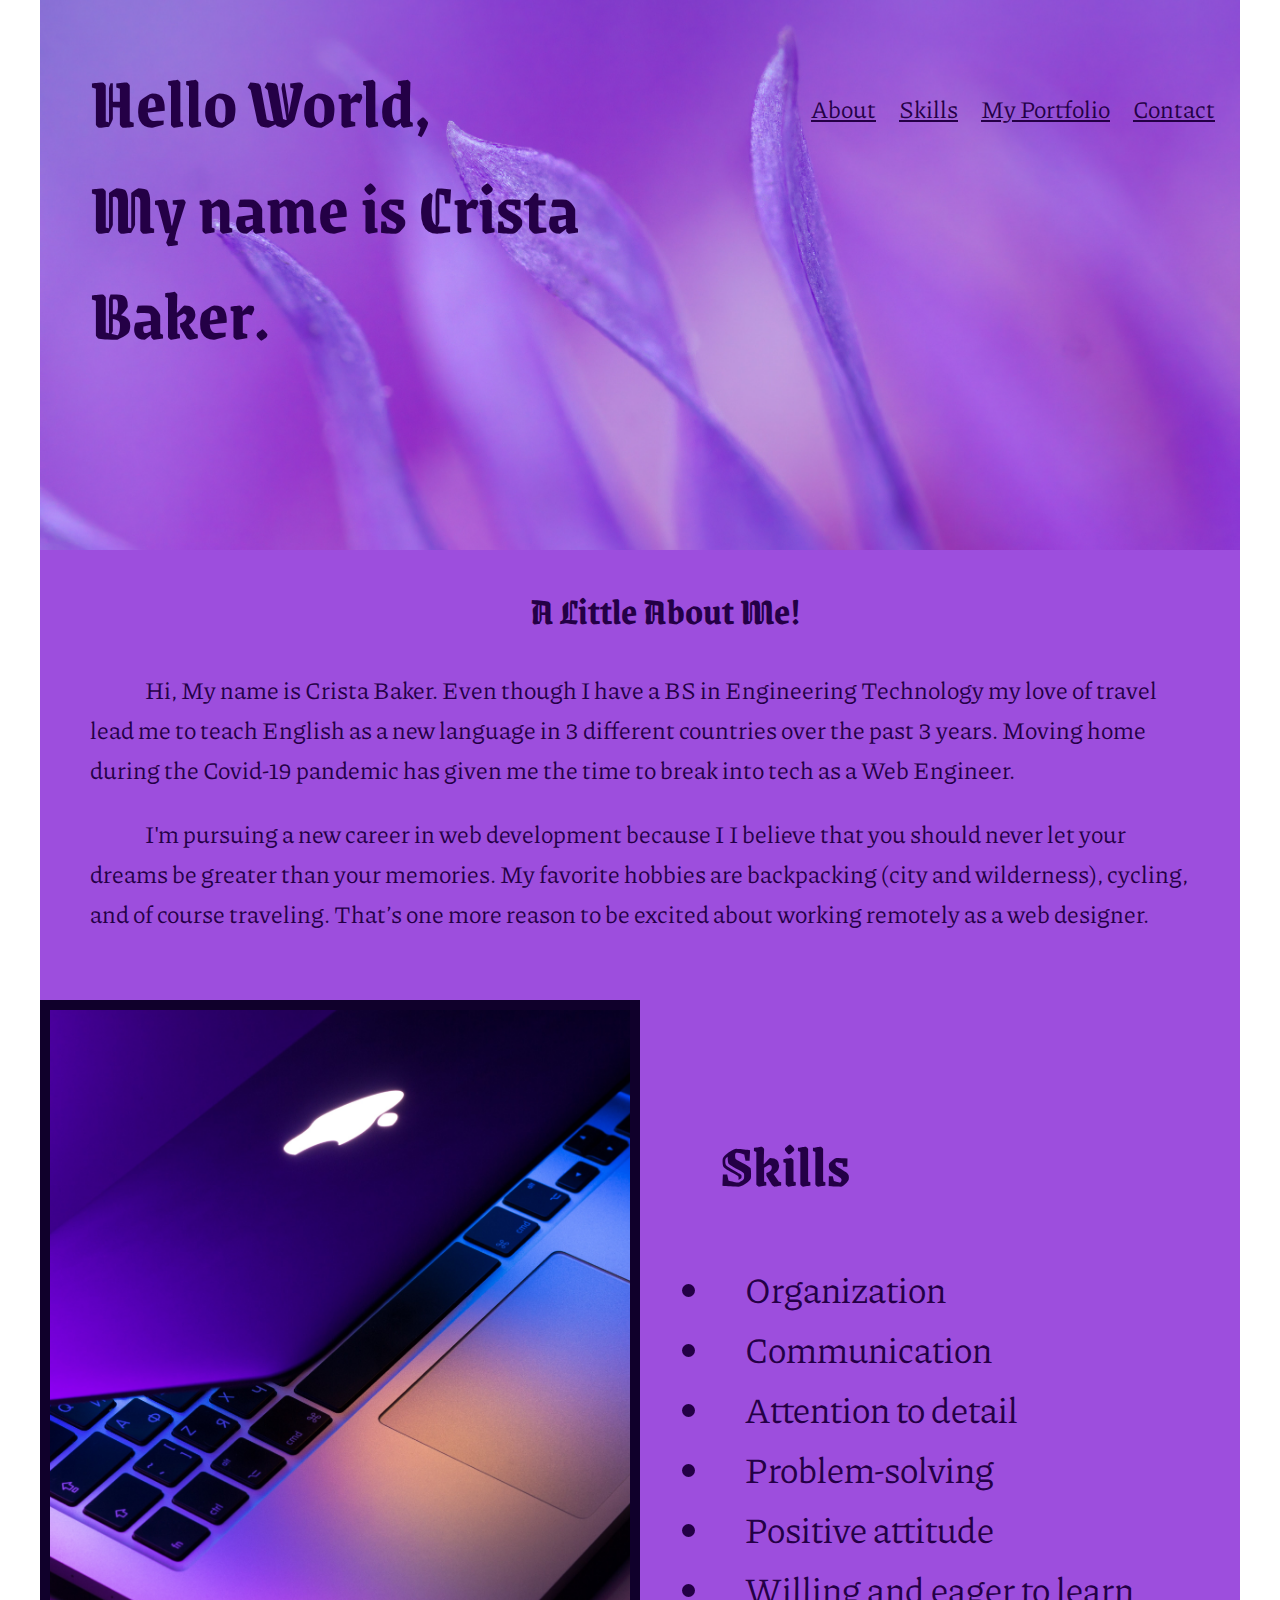
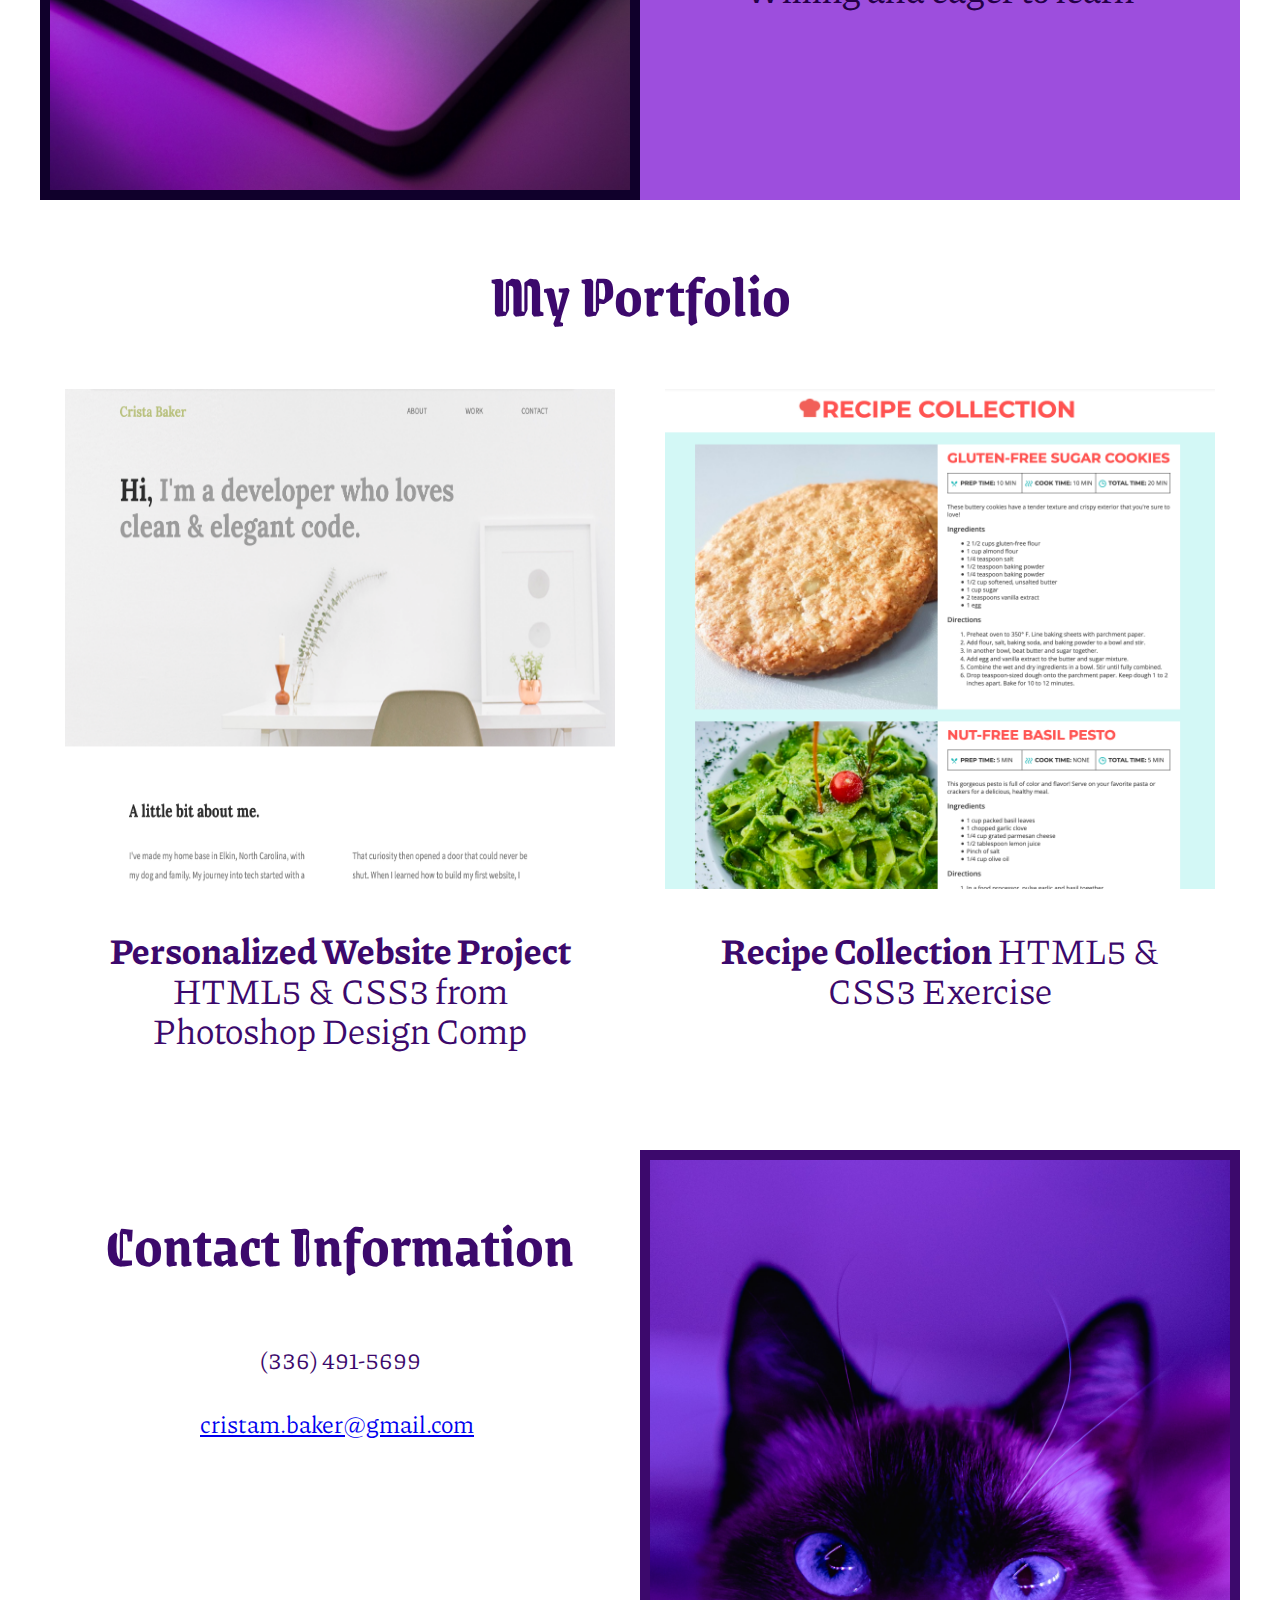
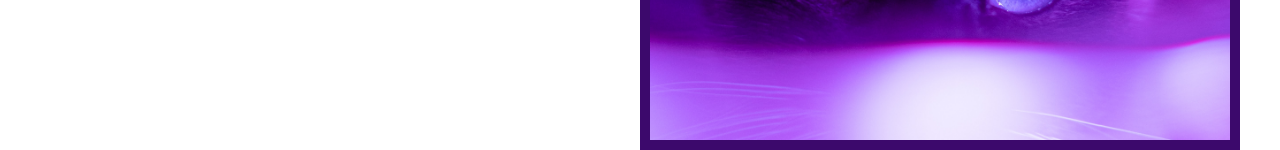
<file: index.html>
<!doctype html>
<html lang="en">
    <head>
        <meta charset="utf-8">
        <title>Crista's Portfolio</title>
        <link href="https://fonts.googleapis.com/css2?family=Dancing+Script:wght@700&family=Grenze+Gotisch:wght@300;700&family=Piazzolla:wght@300&display=swap" rel="stylesheet">
        <link rel="stylesheet" href="css/normalize.css">
        <link rel="stylesheet" href="css/main.css">
    </head>
    <body>
        <!---------------------Hello World header --------------------->
        <header>
            <div class="full-width">
                <div class="half-width">
                    <h1>Hello World,<br>
                    My name is Crista Baker.
                </h1>
                </div>
                <div class="half-width">
                    <nav>
                        <ul>
                            <li><a href="#about">About</a></li>
                            <li><a href="#skills">Skills</a></li>
                            <li><a href="#my-portfolio">My Portfolio</a></li>
                            <li><a href="#contact">Contact</a></li>
                        </ul>
                    </nav>
                </div>
            </div>
        </header>
        <main>
             <!--------------------- Main --------------------->
            <section id="about">
                <div class="full-width">
                    <h2>A Little About Me!</h2>
                <p> Hi, My name is Crista Baker. Even though I have a BS in Engineering Technology my love of travel lead me to teach English as a new language in 3 different countries over the past 3 years. Moving home during the Covid-19 pandemic has given me the time to break into tech as a Web Engineer.
                </p>
                <p> I'm pursuing a new career in web development because I I believe that you should never let your dreams be greater than your memories. My favorite hobbies are backpacking (city and wilderness), cycling, and of course traveling. That’s one more reason to be excited about working remotely as a web designer. 
                </p>
                </div>
            </section>

            <section id="skills">
                <div class="full-width">
                    <div class="half-width">
                        <img src="img/dmitry-chernyshov-mP7aPSUm7aE-unsplash.jpg" alt="Mca book pro">
                    </div>
                    <div class="half-width">
                        <h2>Skills</h2>
                        <ul>
                            <li>Organization</li>
                            <li>Communication</li>
                            <li>Attention to detail</li>
                            <li>Problem-solving</li>
                            <li>Positive attitude </li>
                            <li>Willing and eager to learn</li>
                        </ul>
                    </div>
                </div>
            </section>

            <section id="my-portfolio">
                <div class="full-width">
                    <h2>My Portfolio</h2>
                    <div class="half-width">
                        <img src="img/port-project.png" alt="project photo">
                        <p><strong> Personalized Website Project </strong> HTML5 &amp; CSS3 from Photoshop Design Comp
                        </p>
                    </div>
                    <div class="half-width">
                        <img src="img/recipe-collection.png" alt="project photo">
                        <p><strong>Recipe Collection</strong> HTML5 &amp; CSS3 Exercise
                        </p>
                    </div>
                </div>
            </section>
 <!--------------------- Footer contact information --------------------->
            <footer id="contact">
                <div class="full-width">
                    <div class="half-width">
                        <h2>Contact Information</h2>
                        <p>(336) 491-5699</p>
                        <a href="cristam.baker@gmail.com">cristam.baker@gmail.com</a>  
                    </div>
                    <div class="half-width">
                        <img src="img/adam-gonzales-cfKwE7k9qqA-unsplash.jpg" alt="purple cat">
                    </div>
                </div>
            </footer>
        </main>
    </body>
</html>
</file>
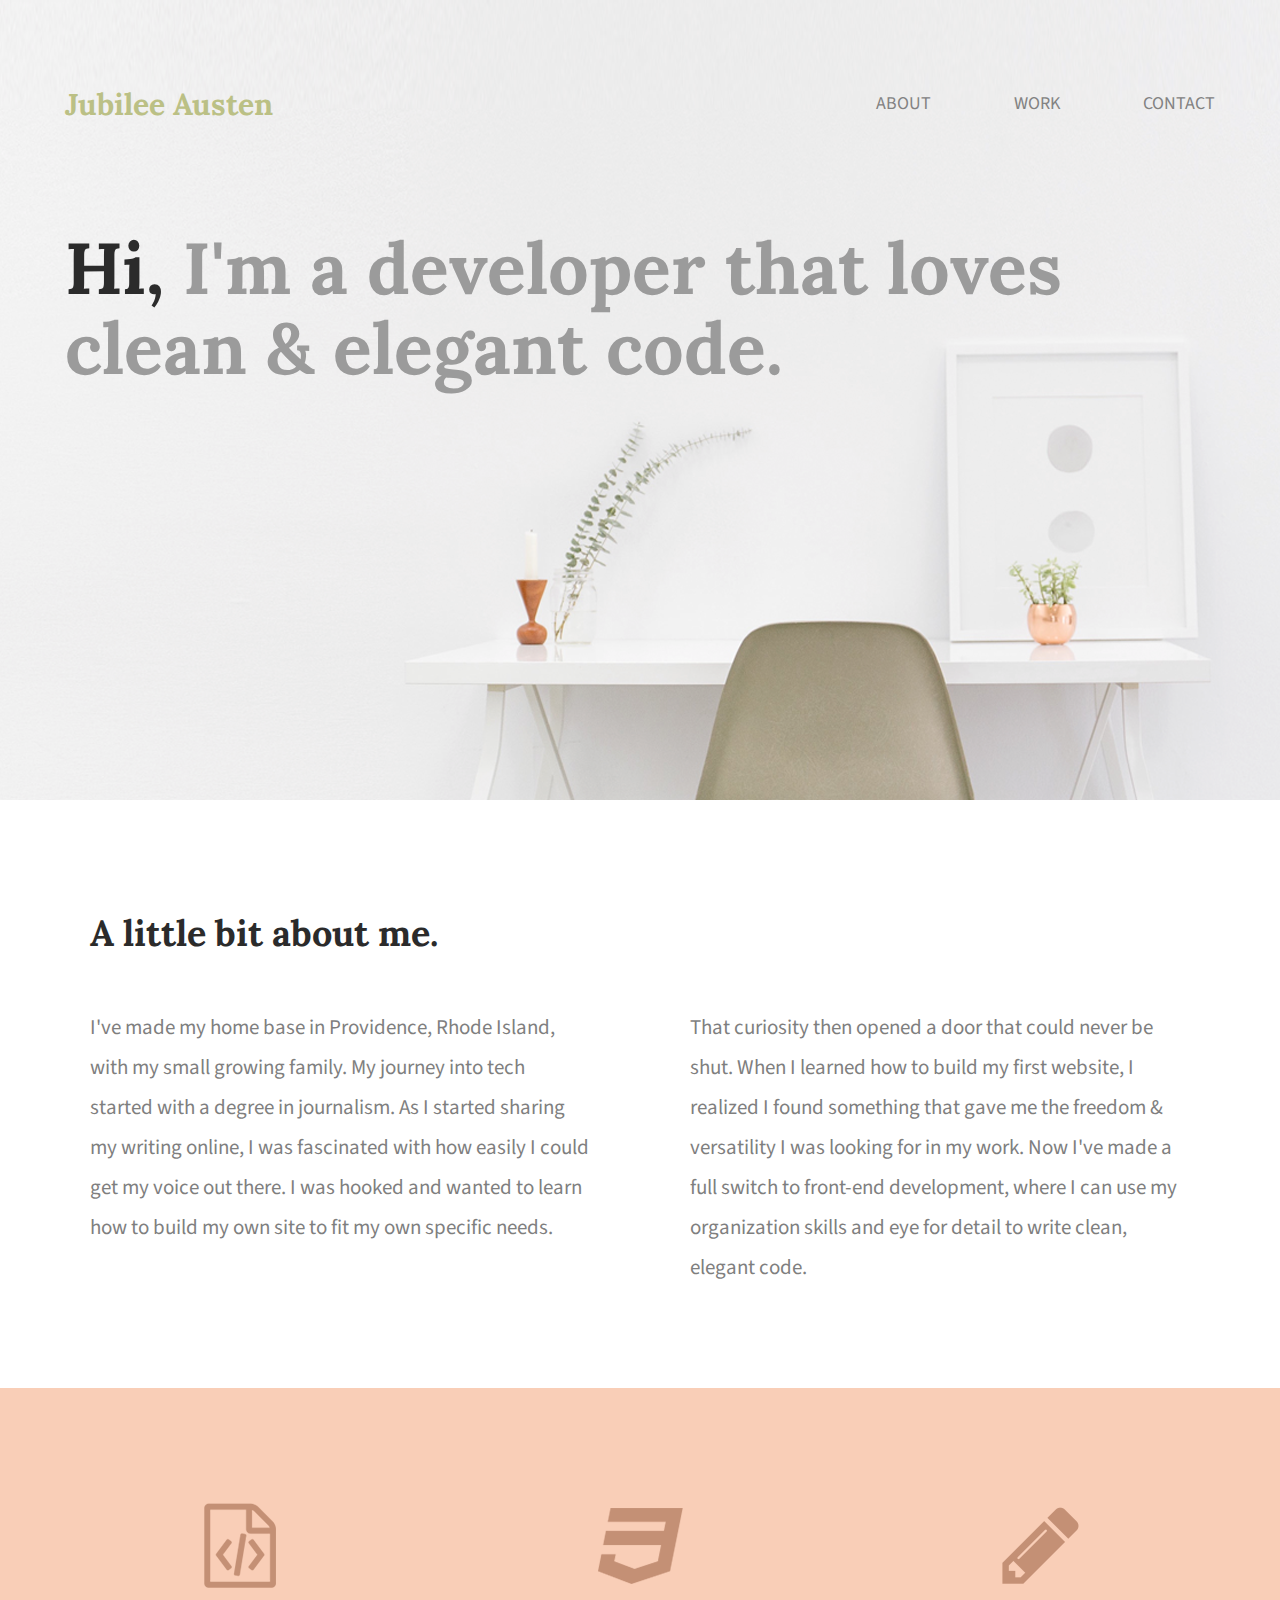
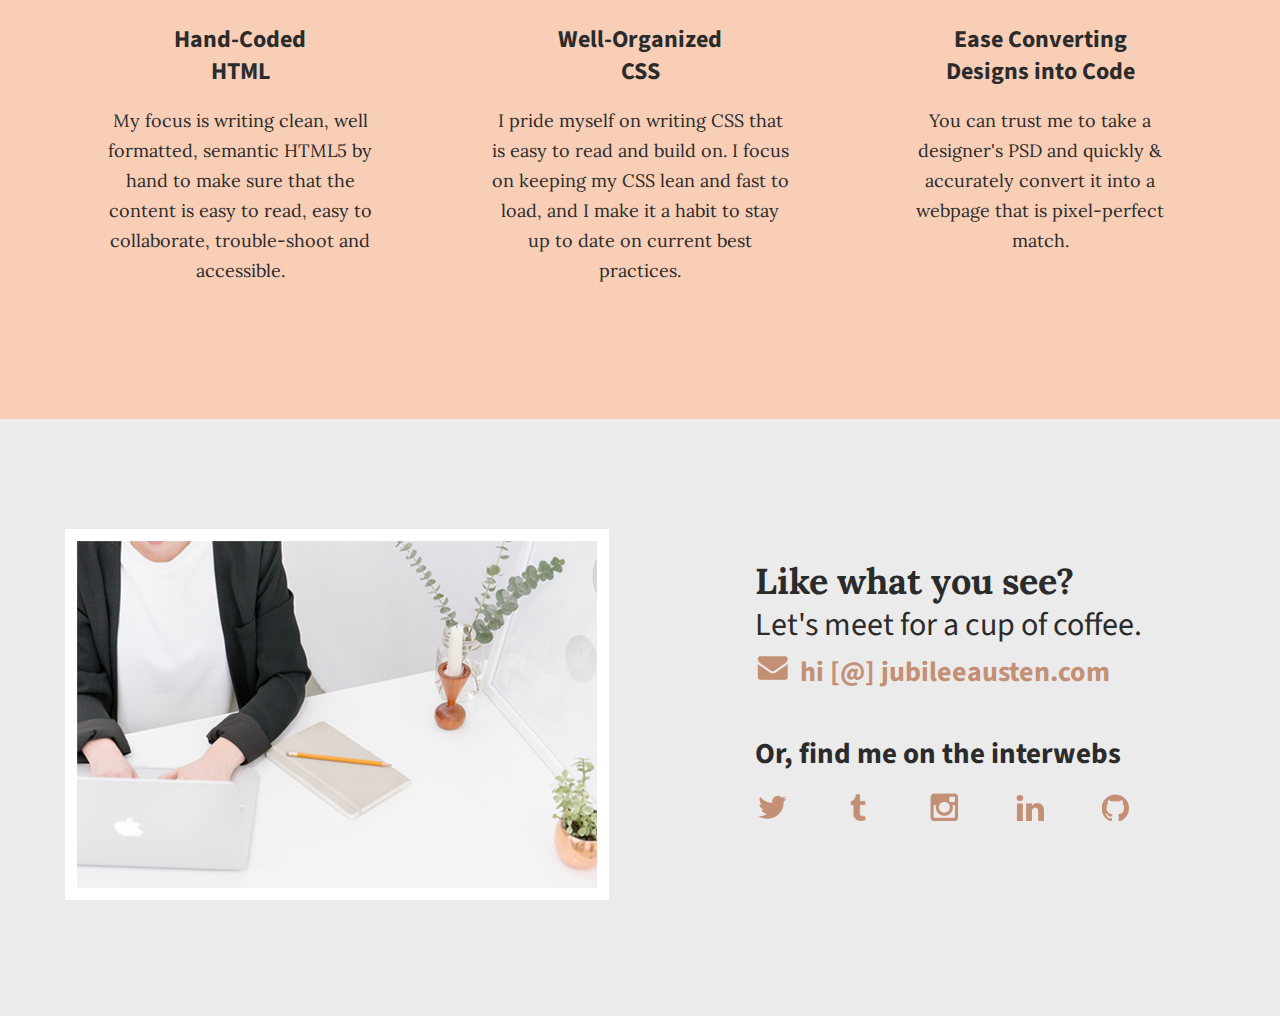
<file: my-website-project copy/index.html>
<!doctype html>
<html lang="en">
    <head>
        <meta charset="utf-8">
        <title>Jubilee Austen | Portfolio</title>
        <link rel="stylesheet" href="css/normalize.css">
        <link rel="stylesheet" href="css/main.css">
        <link href='https://fonts.googleapis.com/css?family=Lora:400,700' rel='stylesheet' type='text/css'>
        <link href='https://fonts.googleapis.com/css?family=Source+Sans+Pro:400,700' rel='stylesheet' type='text/css'>
    </head>
    <body>
        <header>
            <div class="full-width">
                <div class="half-width">
                    <h1>Jubilee Austen</h1>
                </div>
                <div class="half-width">
                    <nav>
                        <ul>
                            <li><a href="#about">About</a></li>
                            <li><a href="#work">Work</a></li>
                            <li><a href="#contact">Contact</a></li>
                        </ul>
                    </nav>
                </div>
                <h2><span>Hi,</span> I'm a developer that loves clean &amp; elegant code.</h2>
            </div>
        </header>

        <main>
            <section id="about">
                <div class="full-width">
                    <h2>A little bit about me.</h2>
                    <div class="half-width">
                        <p>I've made my home base in Providence, Rhode Island, with my small growing family. My journey into tech started with a degree in journalism. As I started sharing my writing online, I was fascinated with how easily I could get my voice out there. I was hooked and wanted to learn how to build my own site to fit my own specific needs.</p>
                    </div>
                    <div class="half-width">
                        <p>That curiosity then opened a door that could never be shut. When I learned how to build my first website, I realized I found something that gave me the freedom &amp; versatility I was looking for in my work. Now I've made a full switch to front-end development, where I can use my organization skills and eye for detail to write clean, elegant code.</p>
                    </div>
                </div>
            </section>

            <section id="work">
                <div class="full-width">
                    <div class="third-width">
                        <img src="img/icon-html.png" alt="HTML icon" />
                        <h3>Hand-Coded HTML</h3>
                        <p>My focus is writing clean, well formatted, semantic HTML5 by hand to make sure that the content is easy to read, easy to collaborate, trouble-shoot and accessible.</p>
                    </div>
                    <div class="third-width">
                        <img src="img/icon-css.png" alt="CSS icon" />
                        <h3>Well-Organized CSS</h3>
                        <p>I pride myself on writing CSS that is easy to read and build on. I focus on keeping my CSS lean and fast to load, and I make it a habit to stay up to date on current best practices.</p>
                    </div>
                    <div class="third-width">
                        <img src="img/icon-pencil.png" alt="Pencil icon" />
                        <h3>Ease Converting Designs into Code</h3>
                        <p>You can trust me to take a designer's PSD and quickly &amp; accurately convert it into a webpage that is pixel-perfect match.</p>
                    </div>
                </div>
            </section>

            <footer id="contact">
                <div class="full-width">
                    <div class="half-width">
                        <img src="img/contact.png" id="contact-img" alt="my contact image" />
                    </div>
                    <div class="half-width">
                        <h2>Like what you see?</h2>
                        <h3 id="email-header">Let's meet for a cup of coffee.</h3>
                        <a href="mailto:hi@jubileeausten.com"><img src="img/icon-envelope.png" id="envelope" alt="envelope icon" />hi [@] jubileeausten.com</a>
                        <h3 id="socialmedia-header">Or, find me on the interwebs</h3>
                        <ul>
                            <li><a href=""><img src="img/icon-twitter.png" alt="twitter icon" /></a></li>
                            <li><a href=""><img src="img/icon-tumblr.png" alt="tumblr icon" /></a></li>
                            <li><a href=""><img src="img/icon-instagram.png" alt="instagram icon" /></a></li>
                            <li><a href=""><img src="img/icon-linkedin.png" alt="linkedin icon" /></a></li>
                            <li><a href=""><img src="img/icon-github.png" alt="github icon" /></a></li>
                        </ul>
                    </div>
                </div>
            </footer>
        </main>
    </body>
</html>
</file>
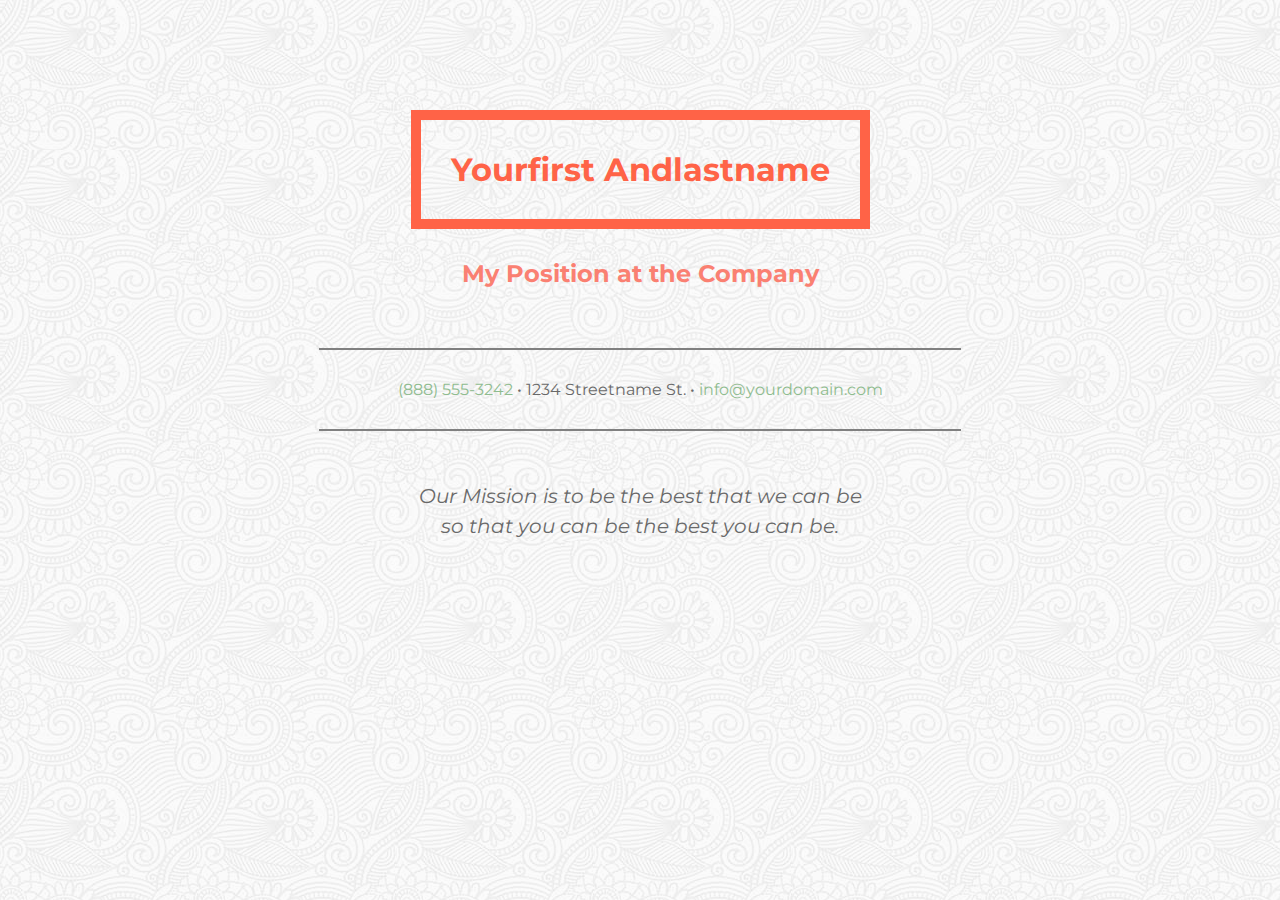
<file: coding-responsive-websites/01.01-206-file-structure-starter 2/index.html>
<!doctype html>
<html>
<head>
<meta charset="UTF-8">
<title>Simple Business Card Website</title>
<link rel="stylesheet" type="text/css" href="style_Sheet-here.css">
<link href='http://fonts.googleapis.com/css?family=Montserrat:400,700' rel='stylesheet' type='text/css'>
</head>

<body>
<div id="wrapper">
<h1 class="Name">Yourfirst Andlastname</h1>
<h2 class="title">My Position at the Company</h2>
	<div class="lineBreak"></div>
    
    <p><span class="Phone_Number">(888) 555-3242</span> • 1234 Streetname St. • <a class="eMail" href="mailto:info@yourdomain.com">info@yourdomain.com</a></p>
    
<div class="lineBreak"></div>

  <p class="inspirational-quote-goes-here">Our Mission is to be the best that we can be <br>so that you can be the best you can be. </p>
  
</div>

</body>
</html>
</file>
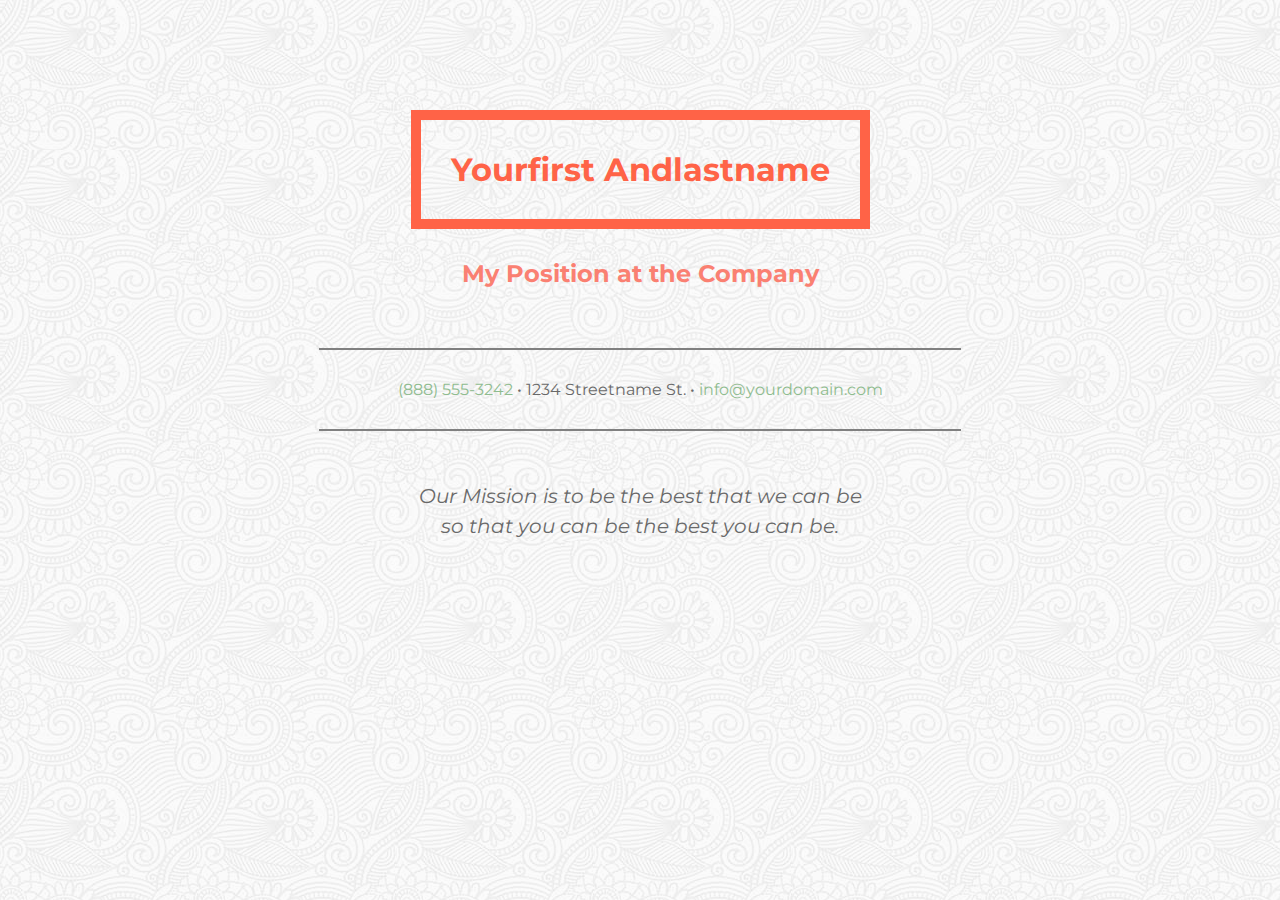
<file: coding-responsive-websites/structure-starter/index.html>
<!doctype html>
<html>
<head>
  <meta charset="UTF-8">
  <title>Simple Business Card Website</title>
  <link rel="stylesheet" type="text/css" href="CSS/style-sheet.css">
  <link href='http://fonts.googleapis.com/css?family=Montserrat:400,700' rel='stylesheet' type='text/css'>
</head>

<body>
  <div id="wrapper">
    <h1 class="Name">Yourfirst Andlastname</h1>
    <h2 class="title">My Position at the Company</h2>

	  <div class="line-break">
    </div>
    
    <p><span class="phone-number">(888) 555-3242</span> • 1234 Streetname St. • <a class="eMail" href="mailto:info@yourdomain.com">info@yourdomain.com</a></p>
    
    <div class="line-break"></div>

    <p class="insp-quote">Our Mission is to be the best that we can be <br>so that you can be the best you can be. </p>
  
  </div>

</body>
</html>
</file>
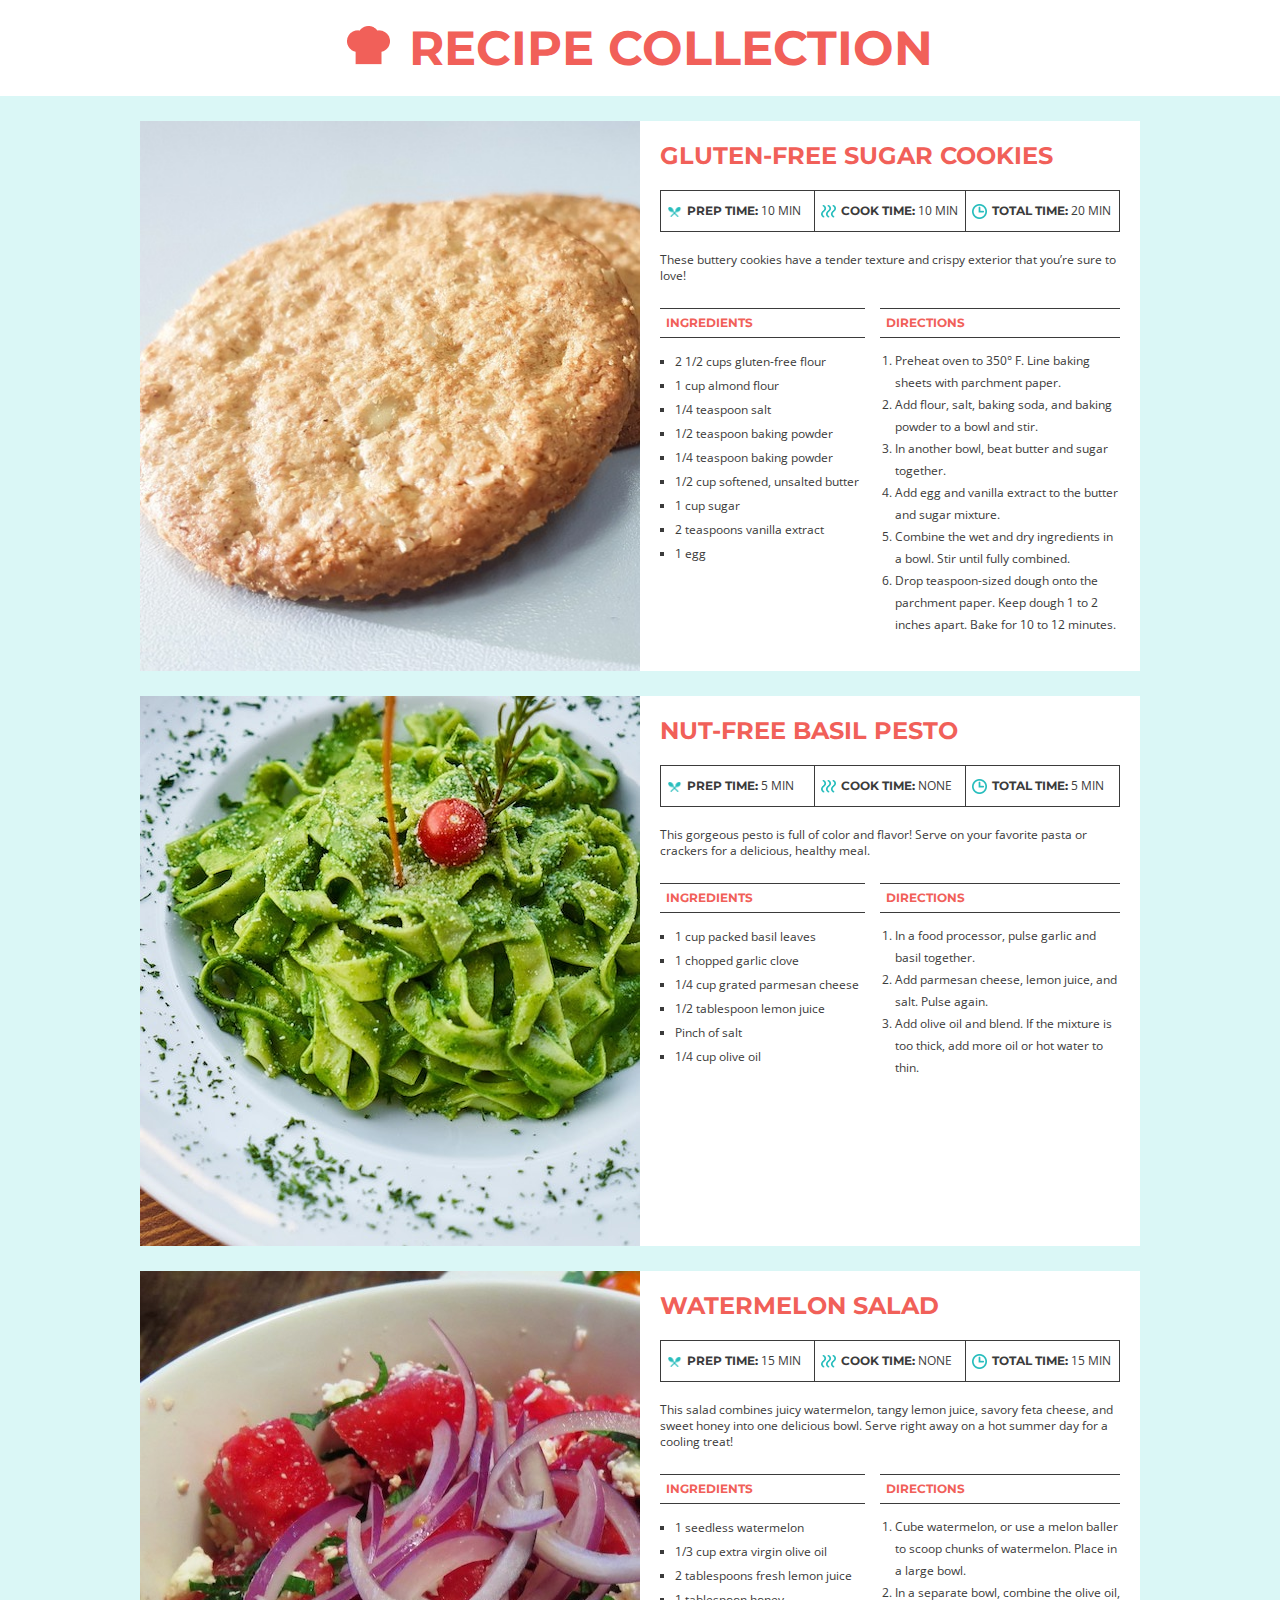
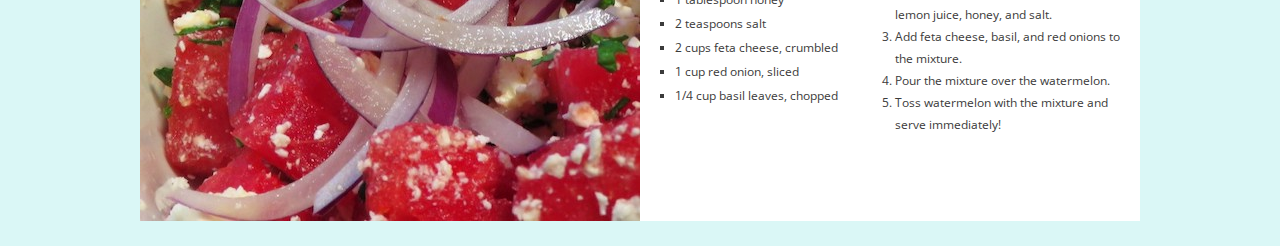
<file: skill-crush/recipe-for-blog/index.html>
<!doctype html>
<html lang="en">

    <head>
        <meta charset="utf-8">
        <title>Recipe Cards Project</title>
        <link href="https://fonts.googleapis.com/css?family=Montserrat:700%7COpen+Sans&display=swap" rel="stylesheet">
        <link rel="stylesheet" href="css/normalize.css">
        <link rel="stylesheet" href="css/style.css">
    </head>

    <body>
        <header>
            <img src="img/chef-hat.png" alt="chef hat">
            <h1>Recipe Collection</h1>
        </header>
        <main>
            <article id="cookies" class="card">
                <div class="image"></div>
                <div class="recipe">
                    <h2>Gluten-Free Sugar Cookies</h2>
                    <div class="time">
                        <div class="prep">
                            <img src="img/spoons.png" alt="prep time"><p class="time-details"><strong>Prep Time:</strong> 10 Min</p>
                        </div>
                        <div class="cook">
                            <img src="img/steam.png" alt="cook time"><p class="time-details"><strong>Cook Time:</strong> 10 Min</p>
                        </div>
                        <div class="total">
                            <img src="img/clock.png" alt="total time"><p class="time-details"><strong>Total Time:</strong> 20 Min</p>
                        </div>
                    </div>
                    <p class="description">These buttery cookies have a tender texture and crispy exterior that you’re
                        sure to love!</p>
                    <div class="columns">
                        <section class="ingredients">
                            <h3>Ingredients</h3>
                            <ul>
                                <li>2 1/2 cups gluten-free flour</li>
                                <li>1 cup almond flour</li>
                                <li>1/4 teaspoon salt</li>
                                <li>1/2 teaspoon baking powder</li>
                                <li>1/4 teaspoon baking powder</li>
                                <li>1/2 cup softened, unsalted butter</li>
                                <li>1 cup sugar</li>
                                <li>2 teaspoons vanilla extract</li>
                                <li>1 egg</li>
                            </ul>
                        </section>
                        <section class="directions">
                            <h3>Directions</h3>
                            <ol>
                                <li>Preheat oven to 350&deg; F. Line baking sheets with parchment paper.</li>
                                <li>Add flour, salt, baking soda, and baking powder to a bowl and stir.</li>
                                <li>In another bowl, beat butter and sugar together.</li>
                                <li>Add egg and vanilla extract to the butter and sugar mixture.</li>
                                <li>Combine the wet and dry ingredients in a bowl. Stir until fully combined.</li>
                                <li>Drop teaspoon-sized dough onto the parchment paper. Keep dough 1 to 2 inches apart.
                                    Bake for 10 to 12 minutes.</li>
                            </ol>
                        </section>
                    </div>
                </div>
            </article>
            <article id="pesto" class="card">
                <div class="image"></div>
                <div class="recipe">
                    <h2>Nut-Free Basil Pesto</h2>
                    <div class="time">
                        <div class="prep">
                            <img src="img/spoons.png" alt="prep time"><p class="time-details"><strong>Prep Time:</strong> 5 Min</p>
                        </div>
                        <div class="cook">
                            <img src="img/steam.png" alt="cook time"><p class="time-details"><strong>Cook Time:</strong> None</p>
                        </div>
                        <div class="total">
                            <img src="img/clock.png" alt="total time"><p class="time-details"><strong>Total Time:</strong> 5 Min</p>
                        </div>
                    </div>
                    <p class="description">This gorgeous pesto is full of color and flavor! Serve on your favorite pasta
                        or crackers for a delicious, healthy meal.</p>
                    <div class="columns">
                        <section class="ingredients">
                            <h3>Ingredients</h3>
                            <ul>
                                <li>1 cup packed basil leaves</li>
                                <li>1 chopped garlic clove</li>
                                <li>1/4 cup grated parmesan cheese</li>
                                <li>1/2 tablespoon lemon juice</li>
                                <li>Pinch of salt</li>
                                <li>1/4 cup olive oil</li>
                            </ul>
                        </section>
                        <section class="directions">
                            <h3>Directions</h3>
                            <ol>
                                <li>In a food processor, pulse garlic and basil together.</li>
                                <li>Add parmesan cheese, lemon juice, and salt. Pulse again.</li>
                                <li>Add olive oil and blend. If the mixture is too thick, add more oil or hot water to
                                    thin.</li>
                            </ol>
                        </section>
                    </div>
                </div>
            </article>
            <article id="salad" class="card">
                <div class="image"></div>
                <div class="recipe">
                    <h2>Watermelon Salad</h2>
                    <div class="time">
                        <div class="prep">
                            <img src="img/spoons.png" alt="prep time"><p class="time-details"><strong>Prep Time:</strong> 15 Min</p>
                        </div>
                        <div class="cook">
                            <img src="img/steam.png" alt="cook time"><p class="time-details"><strong>Cook Time:</strong> None</p>
                        </div>
                        <div class="total">
                            <img src="img/clock.png" alt="total time"><p class="time-details"><strong>Total Time:</strong> 15 Min</p>
                        </div>
                    </div>
                    <p class="description">This salad combines juicy watermelon, tangy lemon juice, savory feta cheese,
                        and sweet honey into one delicious bowl. Serve right away on a hot summer day for a cooling
                        treat!</p>
                    <div class="columns">
                        <section class="ingredients">
                            <h3>Ingredients</h3>
                            <ul>
                                <li>1 seedless watermelon</li>
                                <li>1/3 cup extra virgin olive oil</li>
                                <li>2 tablespoons fresh lemon juice</li>
                                <li>1 tablespoon honey</li>
                                <li>2 teaspoons salt</li>
                                <li>2 cups feta cheese, crumbled</li>
                                <li>1 cup red onion, sliced</li>
                                <li>1/4 cup basil leaves, chopped</li>
                            </ul>
                        </section>
                        <section class="directions">
                            <h3>Directions</h3>
                            <ol>
                                <li>Cube watermelon, or use a melon baller to scoop chunks of watermelon. Place in a
                                    large bowl.</li>
                                <li>In a separate bowl, combine the olive oil, lemon juice, honey, and salt.</li>
                                <li>Add feta cheese, basil, and red onions to the mixture.</li>
                                <li>Pour the mixture over the watermelon.</li>
                                <li>Toss watermelon with the mixture and serve immediately!</li>
                            </ol>
                        </section>
                    </div>
                </div>
            </article>
        </main>
    </body>

</html>
</file>
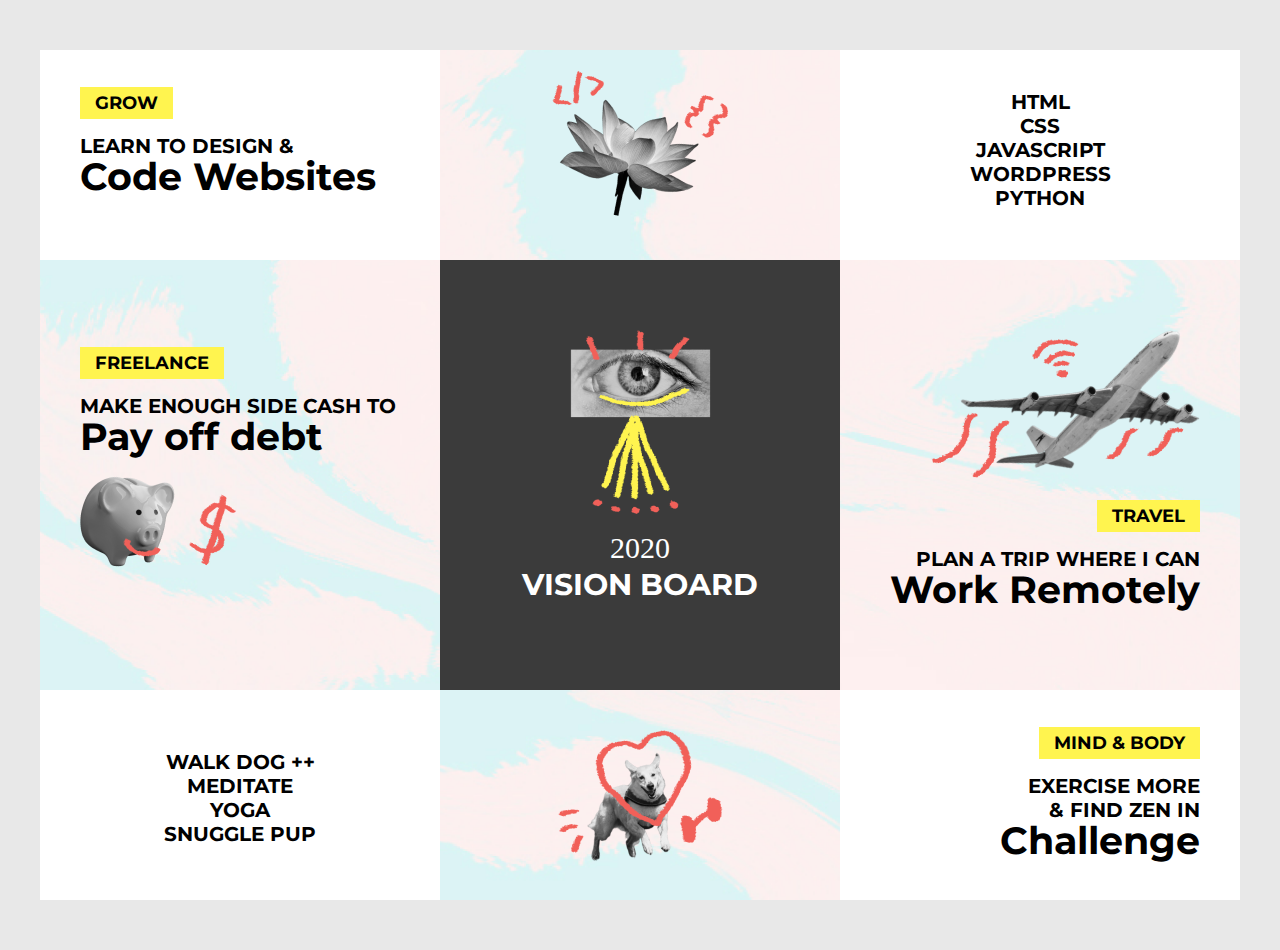
<file: skill-crush/vision-board/index.html>
<!doctype html>
<html lang="en">
<head>
	<meta charset="utf-8">
    <title>Vision Board Project</title>
    <link href="https://fonts.googleapis.com/css?family=Montserrat:700%7CPermanent+Marker&display=swap" rel="stylesheet">
    <link rel="stylesheet" href="css/normalize.css">
    <link rel="stylesheet" href="css/main.css">
</head>
<body>
	<div id="vision-board">
		<div class="block small-block light-bg">
			<p><span class="highlight">Grow</span></p>
			<p>Learn to Design &amp;<br><strong>Code Websites</strong></p>
		</div>
		<div class="block small-block center">
			<img src="img/flower.png" alt="flower">
		</div>
		<div class="block small-block center light-bg">
			<p>
				HTML<br>
				CSS<br>
				JavaScript<br>
				WordPress<br>
				Python
			</p>
		</div>
		<div class="block large-block">
			<p><span class="highlight">Freelance</span></p>
			<p>Make Enough Side Cash to<br><strong>Pay off debt</strong></p>
			<img src="img/piggy.png" alt="piggy bank">
		</div>
		<div class="block large-block center dark-bg">
			<img src="img/eye.png" alt="eye">
			<p class="title"><span class="marker">2020</span><br>Vision Board</p>
		</div>
		<div class="block right large-block">
			<img src="img/plane.png" alt="airplane">
			<p><span class="highlight">Travel</span></p>
			<p>Plan A Trip Where I Can<br><strong>Work Remotely</strong></p>
		</div>
		<div class="block small-block top-padding center light-bg">
			<p>
				Walk Dog ++<br>
				Meditate<br>
				Yoga<br>
				Snuggle Pup
			</p>
		</div>
		<div class="block small-block top-padding center">
			<img src="img/doggo.png" alt="dog">
		</div>
		<div class="block small-block right light-bg">
			<p><span class="highlight">Mind &amp; Body</span></p>
			<p>Exercise More<br>&amp; Find Zen in<br><strong>Challenge</strong></p>
		</div>
	</div>
</body>
</html>
</file>
<file: css/main.css>
/************ Base Styles **************/
body{
    color: #10002B;
    font-family: 'Piazzolla', serif;
}

/*************** Grid ***************/
.full-width {
    width: 1200px;
    margin: 0 auto;
    overflow: auto;
}

.half-width {
    width: 600px;
    margin: 0 auto;
    overflow: auto;
    float: left;
}

/********************* Header ******************/

header .full-width{
    height: 550px;
    background-image: url("../img/dominik-scythe-p1SjJPVZPCM-unsplash.jpg");
    background-size: cover;
    background-position: center;
}

header h1{
    font-family: 'Grenze Gotisch', cursive;
    font-size: 72px;
    color: #240046;
    padding-left: 50px;
}

nav{
    float: right;
    padding: 75px 25px;
}

nav ul li {
    display: inline-block;
}

nav ul li a {
    color: #240046;
    font-family: 'Piazzolla', serif;
    font-size: 24px;
    padding-left: 20px;
}

/***************** About ***********************/

#about .full-width{
    background-color: #9D4EDD;
    height: 450px;
}

#about h2{
    color: #240046;
    font-family: 'Grenze Gotisch', cursive;
    font-size: 38px;
    padding-left: 50px;
    text-align: center;
}

#about p{
    color: #240046;
    font-family: 'Piazzolla', serif;
    font-size: 24px;
    line-height: 40px;
    padding-right: 50px;
    padding-left: 50px;
    text-indent: 55px;
}

/********************* Skills ********************/

#skills .full-width{
    background-color: #9D4EDD;
    height: 800px;
}

#skills h2{
    color: #240046;
    font-family: 'Grenze Gotisch', cursive;
    font-size: 60px;
    padding-left: 80px;
    padding-top: 70px;
}

#skills ul li{
    color: #240046;
    font-family: 'Piazzolla', serif;
    font-size: 36px;
    line-height: 60px;
    padding-left: 30px;
}

#skills ul{
    padding-left: 75px;
}

#skills img{
    border: 10px solid #10002b;
    height: 780px;
    width: 580px;
    object-fit: cover;
}

/********************** my-portfolio *******************/

#my-portfolio .full-width{
    height: 950px;
}

#my-portfolio h2{
    color: #3C096C;
    font-family: 'Grenze Gotisch', cursive;
    font-size: 60px;
    text-align: center;
}

#my-portfolio div{
    text-align: center;
}

#my-portfolio img{
    height: 500px;
    width: 550px;
    object-fit: fill;
    display: inline-block;
}

#my-portfolio p{
    color: #3C096C;
    font-family: 'Piazzolla', serif;
    font-size: 36px;
    line-height: 40px;
    padding-right: 50px;
    padding-left: 50px;
}

/********************* contact ********************/

#contact .full-width{
    height: 600px;
}

#contact h2{
    color: #3C096C;
    font-family: 'Grenze Gotisch', cursive;
    font-size: 60px;
    text-align: center;
}

#contact p{
    color: #3C096C;
    font-family: 'Piazzolla', serif;
    font-size: 24px;
    line-height: 40px;
    text-align: center;
}

#contact a{
    font-family: 'Piazzolla', serif;
    font-size: 24px;
    line-height: 40px;
    padding-left: 160px;
}

#contact img{
    border: 10px solid #3C096C;
    height: 580px;
    width: 580px;
    object-fit: cover;
}
</file>
<file: my-website-project copy/css/main.css>
/****** BASE STYLES ******/

body {
    font-family: 'Source Sans Pro', sans-serif;
    color: #2b2b2b;
}

/****** GRID ******/

.full-width {
    width: 1200px;
    margin: 0 auto;
    overflow: auto;
}
.half-width {
    width: 600px;
    float: left;
}
.third-width {
    width: 400px;
    float: left;
}

/****** HEADER ******/

header {
    height: 800px;
    background: url('../img/hero.png');
    background-size: cover;
    background-position: center;
}

header h1 {
    font-family: 'Lora', serif;
    font-size: 30px;
    color: #bbc085;
    padding: 65px 0 65px 25px;
}
nav {
    float: right;
    padding: 75px 25px;
}
nav ul li{
    display: inline-block;
}
nav ul li a {
    text-transform: uppercase;
    text-decoration: none;
    font-size: 18px;
    color: #828282;
    padding-left: 80px;
}
header h2 {
    width: 1000px;
    clear: both;
    font-family: 'Lora', serif;
    font-size: 72px;
    line-height: 80px;
    color: #9b9b9b;
    padding: 20px 0 20px 25px;
}
header h2 span {
    color: #2b2b2b;
}

/****** ABOUT ******/

#about .full-width {
    padding: 80px 0;
}

#about h2 {
    font-family: 'Lora', serif;
    font-size: 36px;
    padding-left: 50px;
}
#about p {
    font-size: 21px;
    color: #7f7f7f;
    line-height: 40px;
    padding-left: 50px;
    padding-right: 50px;
}

/****** WORK ******/

#work {
    background-color: #f9ceb7;
    text-align: center;
}

#work .full-width {
    padding: 115px 0;
}

#work img {
    padding-bottom: 30px;
}

#work h3 {
    font-size: 24px;
    line-height: 32px;
    width: 190px;
    margin: 0 auto;
}

#work p {
    font-family: 'Lora', serif;
    font-size: 18px;
    line-height: 30px;
    padding: 0 50px;
}

/****** CONTACT ******/

#contact {
    background-color: #ebebeb;
}
#contact .full-width {
    padding: 110px 0;
}
#contact img#contact-img {
    margin-left: 25px;
    border: 12px solid #ffffff;
}
#contact h2, #contact #email-header, #contact #socialmedia-header, #contact ul {
    padding-left: 115px;
}
#contact #envelope {
    padding: 0 10px 0 115px;
}
#contact h2 {
    font-family: 'Lora', serif;
    font-size: 36px;
    line-height: 44px;
}
#contact #email-header{
    font-size: 32px;
    font-weight: 400;
    line-height: 44px;
    margin: -30px 0 5px 0;
}
#contact #socialmedia-header {
    font-weight: bold;
    font-size: 29px;
    line-height: 44px;
    margin: 40px 0 0 0;
}
#contact a {
    text-decoration: none;
    color: #c49075;
    font-weight: bold;
    font-size: 28px;
}
#contact ul {
    list-style: none;
}
#contact ul li {
     display: inline-block;
}
#contact ul img {
    padding-right: 48px;
}
</file>
<file: coding-responsive-websites/01.01-206-file-structure-starter 2/style_Sheet-here.css>
@charset "UTF-8";
/* CSS Document */

html, body{
	margin:0px;
	background:url(symphony.png) repeat;
	/* Background image from http://subtlepatterns.com/ */
	text-align:center;
	font-family: 'Montserrat', sans-serif;
	color:DimGray;
}

h1, h2, h3, h4{
	
}

h1{
	color:tomato;
}

h2{
	color:Salmon;
}

a.eMail{
	color:DarkSeaGreen;
	text-decoration:none;
}


h1.Name{
	margin-bottom:0px;
	border:10px solid tomato;
	padding:30px;
	display:inline;
}




#wrapper{
	margin-top:150px;
}




h2.title{
	margin-top: 40px;
    padding: 30px;
}
.Phone_Number{
	color:DarkSeaGreen;
}
/* -------------- Quote Styles ------------*/
.inspirational-quote-goes-here{
	font-style:italic;
	font-size:20px;
	margin-top:50px;
	line-height:30px;
}


.lineBreak{
	border: 1px solid grey;
    margin: 30px auto;
    width: 50%;
}
</file>
<file: coding-responsive-websites/structure-starter/CSS/style-sheet.css>
@charset "UTF-8";
/* CSS Document */

html, body{
	margin:0px;
	background:url(../img/symphony.png) repeat;
	/* Background image from http://subtlepatterns.com/ */
	text-align:center;
	font-family: 'Montserrat', sans-serif;
	color:DimGray;
}


h1{
	color:tomato;
}

h2{
	color:Salmon;
}

a.eMail{
	color:DarkSeaGreen;
	text-decoration:none;
}


h1.Name{
	margin-bottom:0px;
	border:10px solid tomato;
	padding:30px;
	display:inline;
}




#wrapper{
	margin-top:150px;
}




h2.title{
	margin-top: 40px;
    padding: 30px;
}
.phone-number{
	color:DarkSeaGreen;
}
/* -------------- Quote Styles ------------*/
.insp-quote{
	font-style:italic;
	font-size:20px;
	margin-top:50px;
	line-height:30px;
}


.line-break{
	border: 1px solid grey;
    margin: 30px auto;
    width: 50%;
}
</file>
<file: skill-crush/recipe-for-blog/css/style.css>
body {
	background: #DAF7F6;
	font-family: 'Open Sans', sans-serif;
	font-size: 12px;
	line-height: 16px;
	color: #3B3B3B;
}

header {
	background: #FFFFFF;
	text-align: center;
}

h1 {
	display: inline-block;
	padding: 40px 0;
	margin: 0;
	font-family: 'Montserrat', sans-serif;
	font-size: 48px;
	font-weight: bold;
	text-transform: uppercase;
	color: #F16059;
}

header img {
	margin-right: 16px;
}

main {
	width: 1000px;
	margin: 0 auto;
}

.card {
	margin: 25px 0;
	overflow: auto;
}

.image {
	float: left;
	width: 500px;
	height: 550px;
}

.recipe {
	float: left;
	padding: 20px;
	width: 500px;
	height: 550px;
	background: #FFFFFF;
	box-sizing: border-box;
}

#cookies .image {
	background-image: url("../img/gluten-free-sugar-cookies.jpg");
	background-size: cover;
}

#pesto .image {
	background-image: url("../img/nut-free-pesto.jpg");
	background-size: cover;
}

#salad .image {
	background-image: url("../img/watermelon-salad.jpg");
	background-size: cover;
}

.recipe h2 {
	margin-top: 0;
	font-family: 'Montserrat', sans-serif;
	font-size: 24px;
	font-weight: bold;
	text-transform: uppercase;
	line-height: 29px;
	color: #F16059;
}

.time {
	margin-bottom: 20px;
	border-width: 1px;
	border-style: solid;
	border-color: #3B3B3B;
	overflow: auto;
}

.time div {
	float: left;
	padding-left: 6px;
	width: 33.3333%;
	box-sizing: border-box;
	text-transform: uppercase;
}

.time .cook {
	border-width: 0 1px;
	border-style: solid;
	border-color: #3B3B3B;
}

.time img {
	margin-right: 5px;
	vertical-align: middle;
	width: 15px;
	height: auto;
}

.time-details {
	display: inline-block;
}

.time strong {
	font-family: 'Montserrat', sans-serif;
}

.columns {
	overflow: auto;
}

.directions {
	float: left;
	width: 240px;
}

.ingredients {
	float: left;
	margin-right: 15px;
	width: 205px;
}

.recipe h3 {
	padding: 6px;
	border-width: 1px 0;
	border-style: solid;
	border-color: #3B3B3B;
	font-family: 'Montserrat', sans-serif;
	font-size: 12px;
	font-weight: bold;
	text-transform: uppercase;
	color: #F16059;
}

.ingredients ul {
	padding-left: 15px;
	line-height: 24px;
	list-style-type: square;
}

.directions ol {
	padding-left: 15px;
	line-height: 22px;
}
</file>
<file: skill-crush/vision-board/css/main.css>
body {
	background: #E8E8E8;
}

#vision-board {
	margin: 50px auto;
	width: 1200px;
	height: 850px;
	overflow: auto;
	background: url('../img/background.png');
	background-size: cover;
	font-family: 'Montserrat', sans-serif;
	font-size: 20px;
	font-weight: 700;
	text-transform: uppercase;
}

 .block {
	float: left;
	box-sizing: border-box;
	width: 400px;
}

 .small-block {
	padding: 20px 40px;
	height: 210px;
}

 .large-block {
	padding: 70px 40px;
	height: 430px;
}

 .center {
	text-align: center;
}

 .right {
	text-align: right;
}

 .dark-bg {
	background: #3B3B3B;
	color: #FFFFFF;
}

 .light-bg {
	background: #FFFFFF;
}


 .highlight {
	padding: 5px 15px;
	background: #FFF44F;
	font-size: 18px;
}

 .marker {
	font-family: 'Permanent Marker', cursive;
	font-weight: normal;
}

 strong {
	font-size: 38px;
	text-transform: none; 
	line-height: 38px;
}

 .title {
	margin: 10px 0;
	font-size: 30px;
}

 .top-padding {
	padding-top: 40px;
}
</file>
